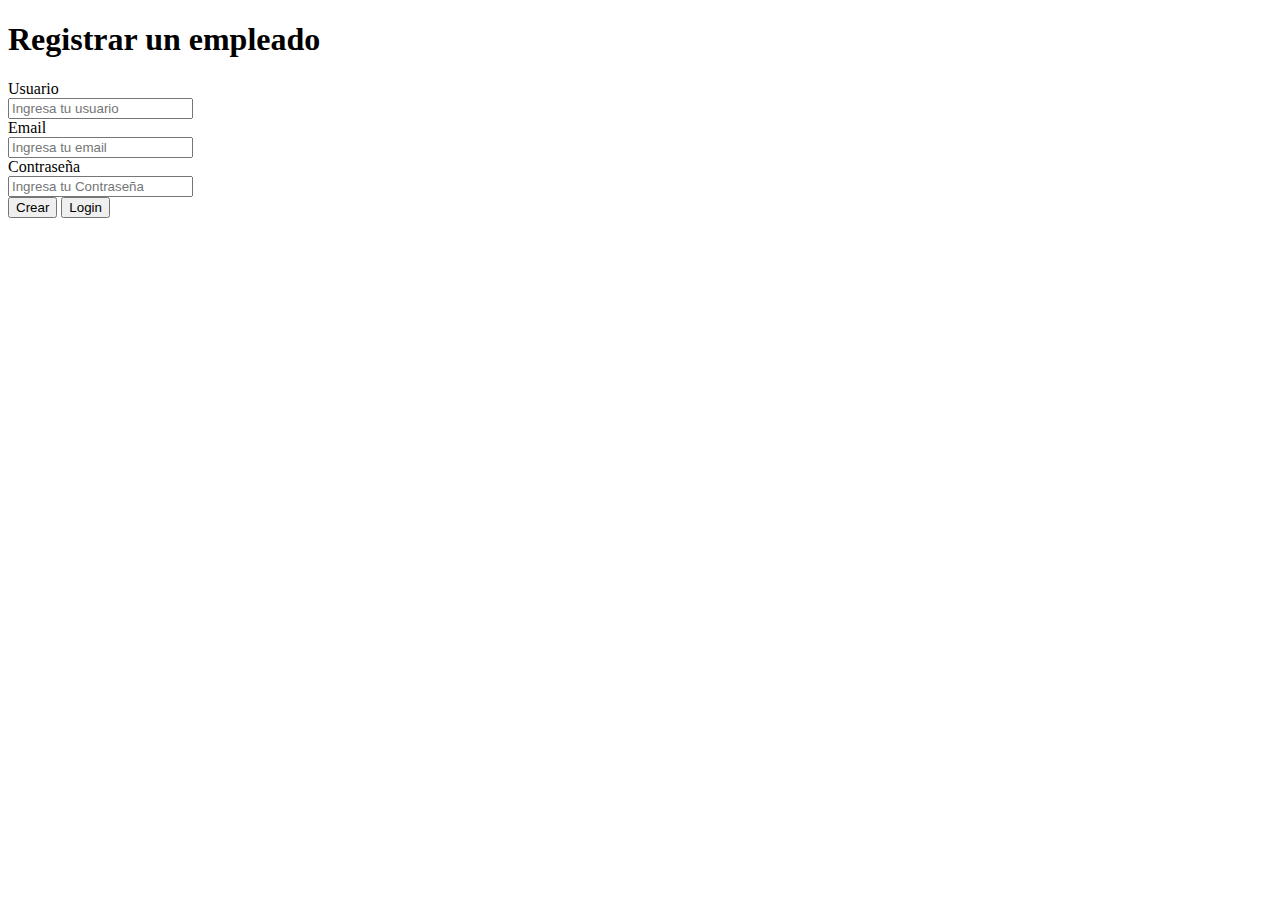
<file: Crud en PHP + DB/index.html>
<!DOCTYPE html>
<html lang="en">
<head>
    <meta charset="UTF-8">
    <meta http-equiv="X-UA-Compatible" content="IE=edge">
    <meta name="viewport" content="width=device-width, initial-scale=1.0">
    <title>Registro</title>
</head>
<body>
    <div class="contRegistrar">
        <h1>Registrar un empleado</h1>
        <form class="form-registro" action="registrar_usuario.php" method="post">
            <div class="form-group">
                <label class="control-label col-sm-2" for="user">Usuario</label>
                <div class="col-sm-10">
                    <input type="text" class="form-control" maxlength="20" placeholder="Ingresa tu usuario" name="username" required>
                </div>
            </div>
            <div class="form-group">
                <label class="control-label col-sm-2" for="email">Email</label>
                <div class="col-sm-10">
                    <input type="text" class="form-control" maxlength="50" id="email" placeholder="Ingresa tu email" name="email" required>
                </div>
            </div><div class="form-group">
                <label class="control-label col-sm-2" for="pw">Contraseña</label>
                <div class="col-sm-10">
                    <input type="text" class="form-control" maxlength="40" id="pw" placeholder="Ingresa tu Contraseña" name="password" required>
                </div>
            </div>
            <div class="form-group">
                <div class="col-sm-2 col-sm-10">
                    <button type="submit" class="btn btn-default">Crear</button>
                    <button type="button" class="btn btn-default" onclick="location.href='login.html'">Login</button>
                </div>
            </div>
        </form>
    </div>
    
</body>
</html>
</file>
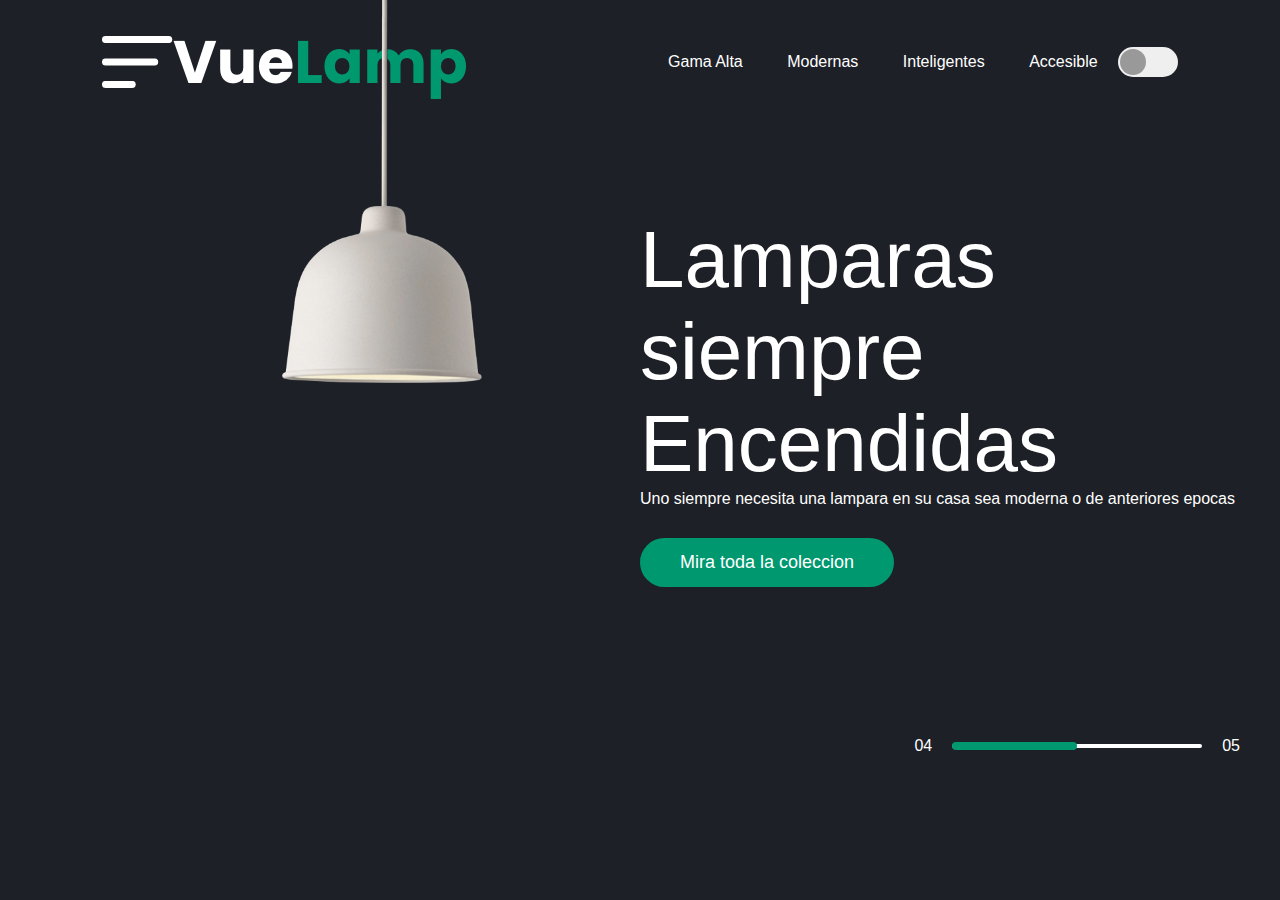
<file: Pagina Web 2/index.html>
<!DOCTYPE html>
<html lang="en">
<head>
    <meta charset="UTF-8">
    <meta http-equiv="X-UA-Compatible" content="IE=edge">
    <meta name="viewport" content="width=device-width, initial-scale=1.0">
    <title>Tienda Lamparas</title>
    <link rel="shortcut icon" href="images/foco.jpg" type="images/x-icon">
    <link rel="stylesheet" href="style.css">
</head>
<body>
    <div class="hero">
        <nav>
            <img src="images/menu.png" alt="menu">
            <img src="images/logo.png" alt="logo">
            <ul>
                <li><a href="">Gama Alta</a></li>
                <li><a href="">Modernas</a></li>
                <li><a href="">Inteligentes</a></li>
                <li><a href="">Accesible</a></li>
            </ul>
            <button type="button" onclick="toggleBtn()" id="btn"><span></span></button>
        </nav>

        <div class="lamp-container">
            <img src="images/lamp.png" class="lamp">
            <img src="images/light.png" class="light" id="light">
        </div>

        <div class="text-container">
            <h1>Lamparas<br> siempre Encendidas</h1>
            <p>Uno siempre necesita una lampara en su casa sea moderna o de anteriores epocas</p>
            <a href="">Mira toda la coleccion</a>
            <div class="control">
                <p>04</p>
                <div class="line"><span></span></div>
                <p>05</p>
            </div>
        </div>
        
</div>
    <script>
        var btn = document.getElementById("btn");
        var light = document.getElementById("light");

        function toggleBtn(){
            btn.classList.toggle("active");
            light.classList.toggle("on");
        }
    </script>
</body>
</html>
</file>
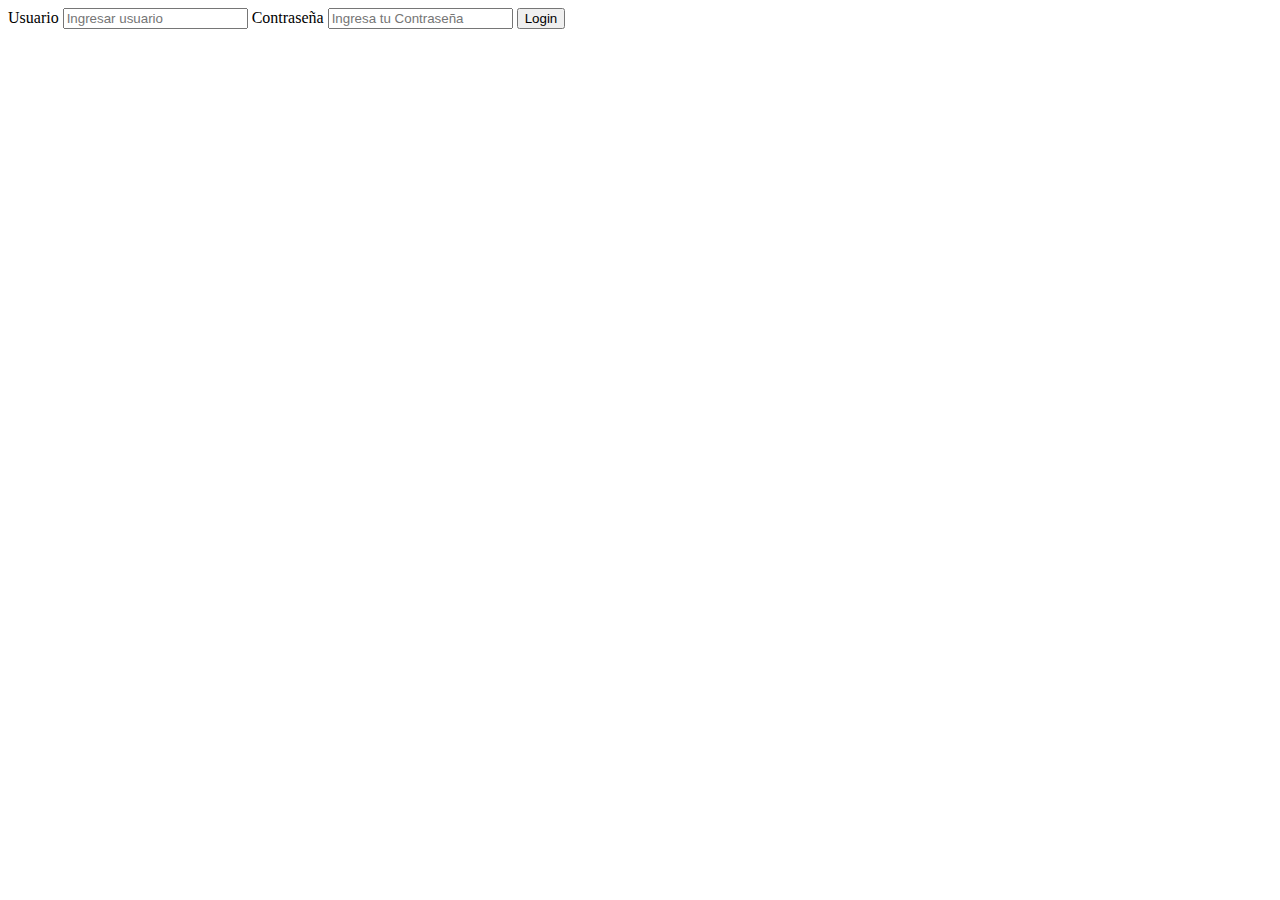
<file: Crud en PHP + DB/login(1).html>
<!DOCTYPE html>
<html lang="en">
<head>
    <meta charset="UTF-8">
    <meta http-equiv="X-UA-Compatible" content="IE=edge">
    <meta name="viewport" content="width=device-width, initial-scale=1.0">
    <title>Login</title>
</head>
<body>
    <div class="divLogUser">
        <form class="formLogin" action="checklogin.php" method="post">
            <div class="container">
                <label for="uname">Usuario</label>
                <input type="text" placeholder="Ingresar usuario" name="username" required>

                <label for="psw">Contraseña</label>
                <input type="password" placeholder="Ingresa tu Contraseña" name="password" required>

                <button type="submit">Login</button>
            </div>
        </form>
    </div>
    
</body>
</html>
</file>
<file: Pagina Web 2/style.css>
*{
    margin: 0;
    padding: 0;
    font-family: 'poppins', sans-serif;
    box-sizing: border-box;
}
.hero{
    background-color: #1d2026;
    min-height: 100vh;
    width: 100%;
    color: #fff;
    position: relative;
}
nav{
    display: flex;
    align-items: center;
    padding: 20px 8%;
}
nav .menu{
    width: 25px;
    margin-right: 20px;
    cursor: pointer;
}
nav .logo{
    width: 100px;
    cursor: pointer;
}
nav ul{
    flex: 1;
    text-align: right;
}
nav ul li{
    display: inline-block;
    list-style: none;
    margin: 0 20px;
}
nav ul li a{
    text-decoration: none;
    color: #fff;
}
button{
    background: #efefef;
    height: 30px;
    width: 60px;
    border-radius: 20px;
    border: 0;
    outline: 0;
    cursor: pointer;
    transition: background 0.5s;
}
button span{
    display: block;
    background: #999;
    height: 26px;
    width: 26px;
    border-radius: 50%;
    margin-left: 2px;
    transition: background 0.5s, margin-left 0.5s;
}
.lamp-container{
    position: absolute;
    top: 0;
    left: 22%;
    width: 200px;
}
.lamp{
    width: 100%;
}
.light{
    position: absolute;
    top: 97%;
    left: 50%;
    transform: translate(-50%);
    width: 700px;
    margin-left: -10px;
    opacity: 0;
    transition: opacity 0.5s;
}
.text-container{
    max-width: 600px;
    margin-top: 7%;
    margin-left: 50%;
}
.text-container h1{
    font-size: 80px;
    font-weight: 400;
}
.text-container a{
    text-decoration: none;
    background: #00986f;
    padding: 14px 40px;
    display: inline-block;
    color: #fff;
    font-size:  18px;
    margin-top: 30px;
    border-radius: 30px;
}
.control{
    display: flex;
    align-items: center;
    justify-content: flex-end;
    margin-top: 150px;
}
.control .line{
    width: 250px;
    height: 4px;
    background: #fff;
    margin: 0 20px;
    border-radius: 2px;
}
.control .line span{
    width: 50%;
    height: 8px;
    margin-top: -2px;
    border-radius: 4px;
    background-color: #00986f;
    display: block;
}
.active{
    background: green;
}

.active span{
    background: #fff;
    margin-left: 31px;
}
.on{
    opacity: 1;
}
</file>
